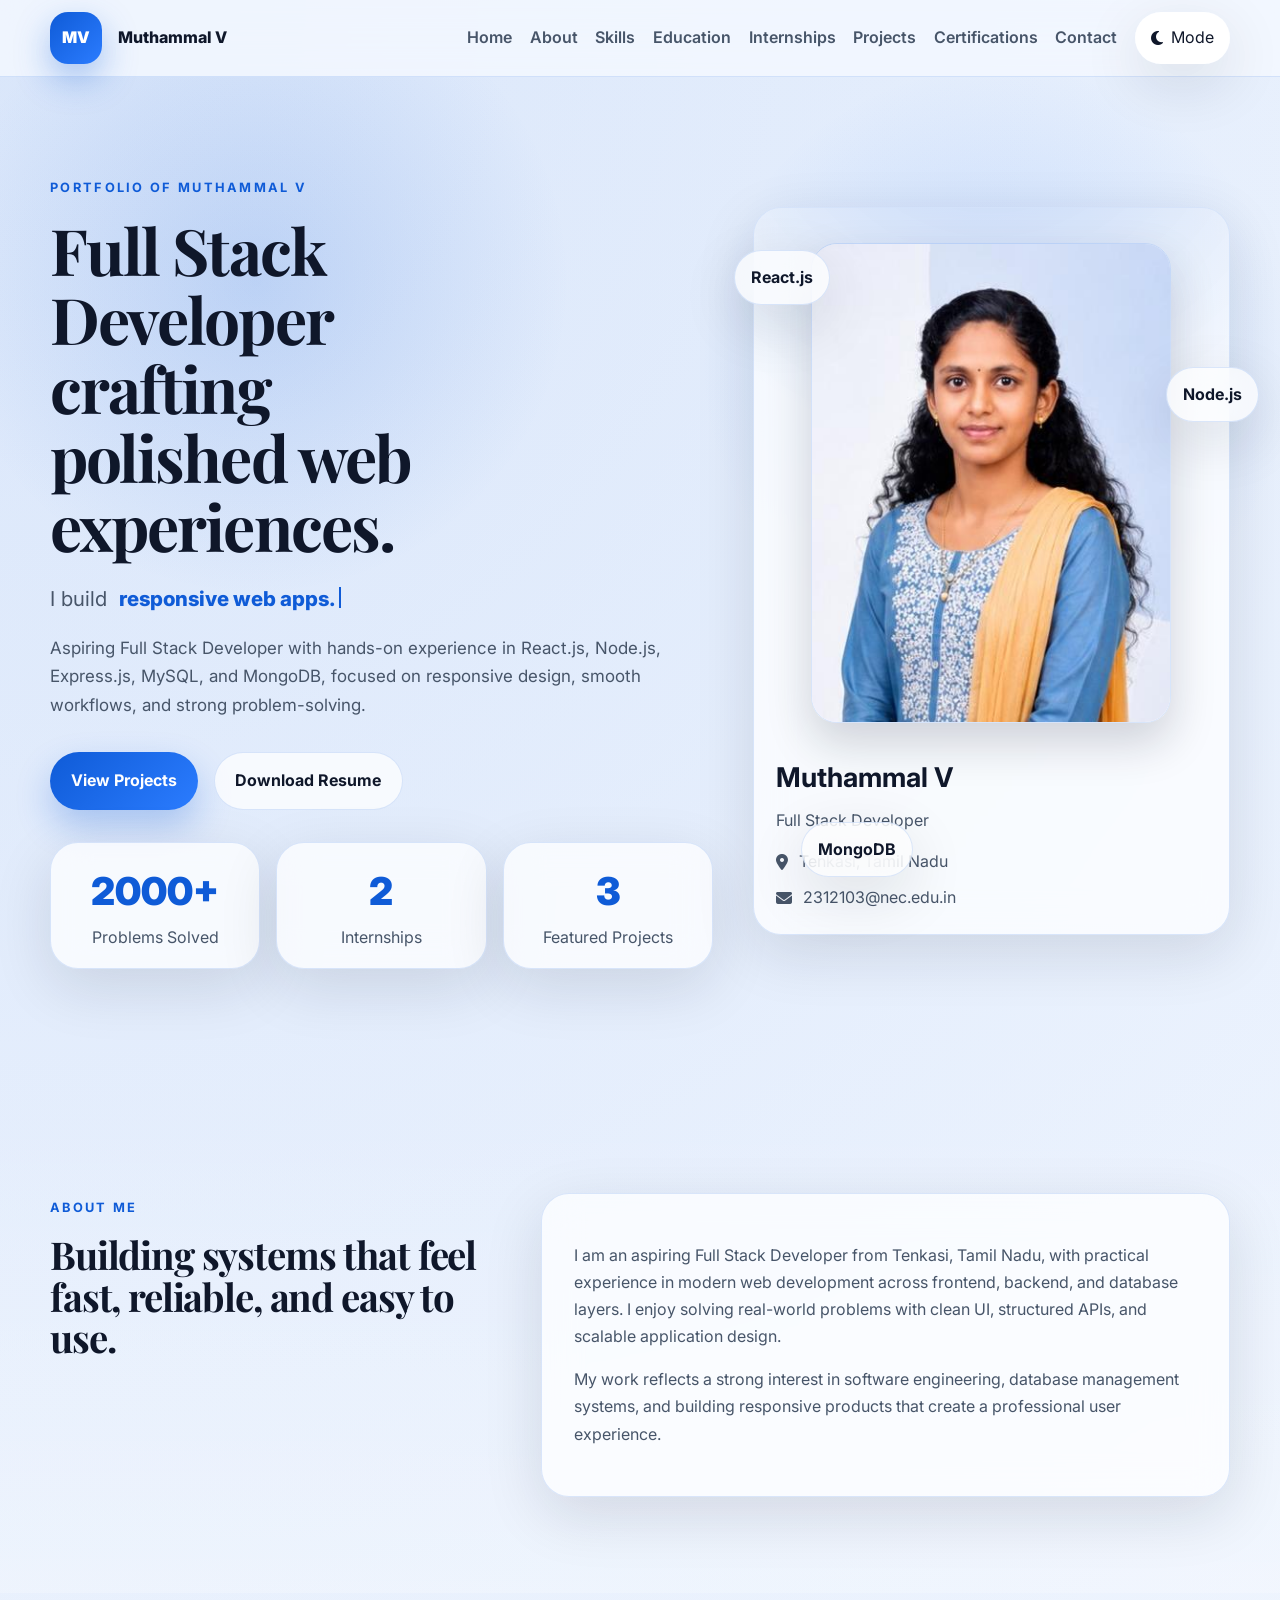
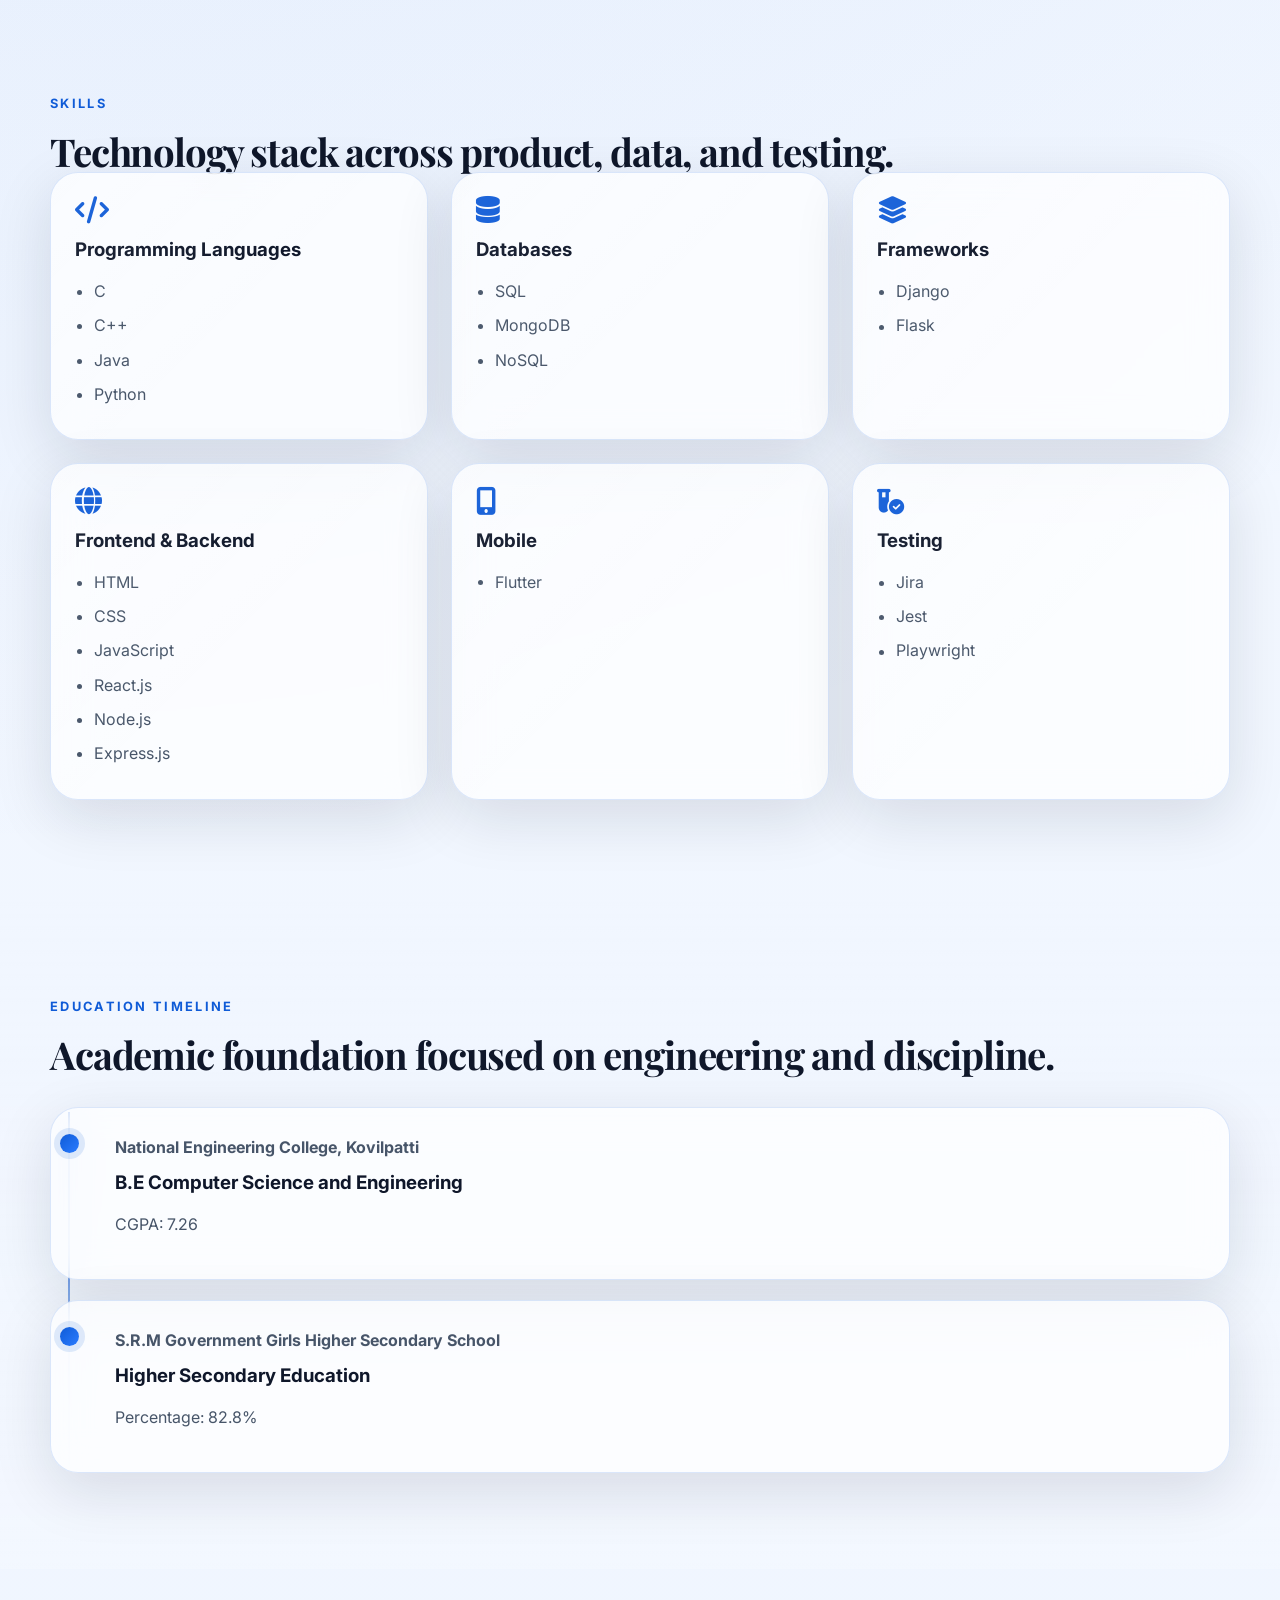
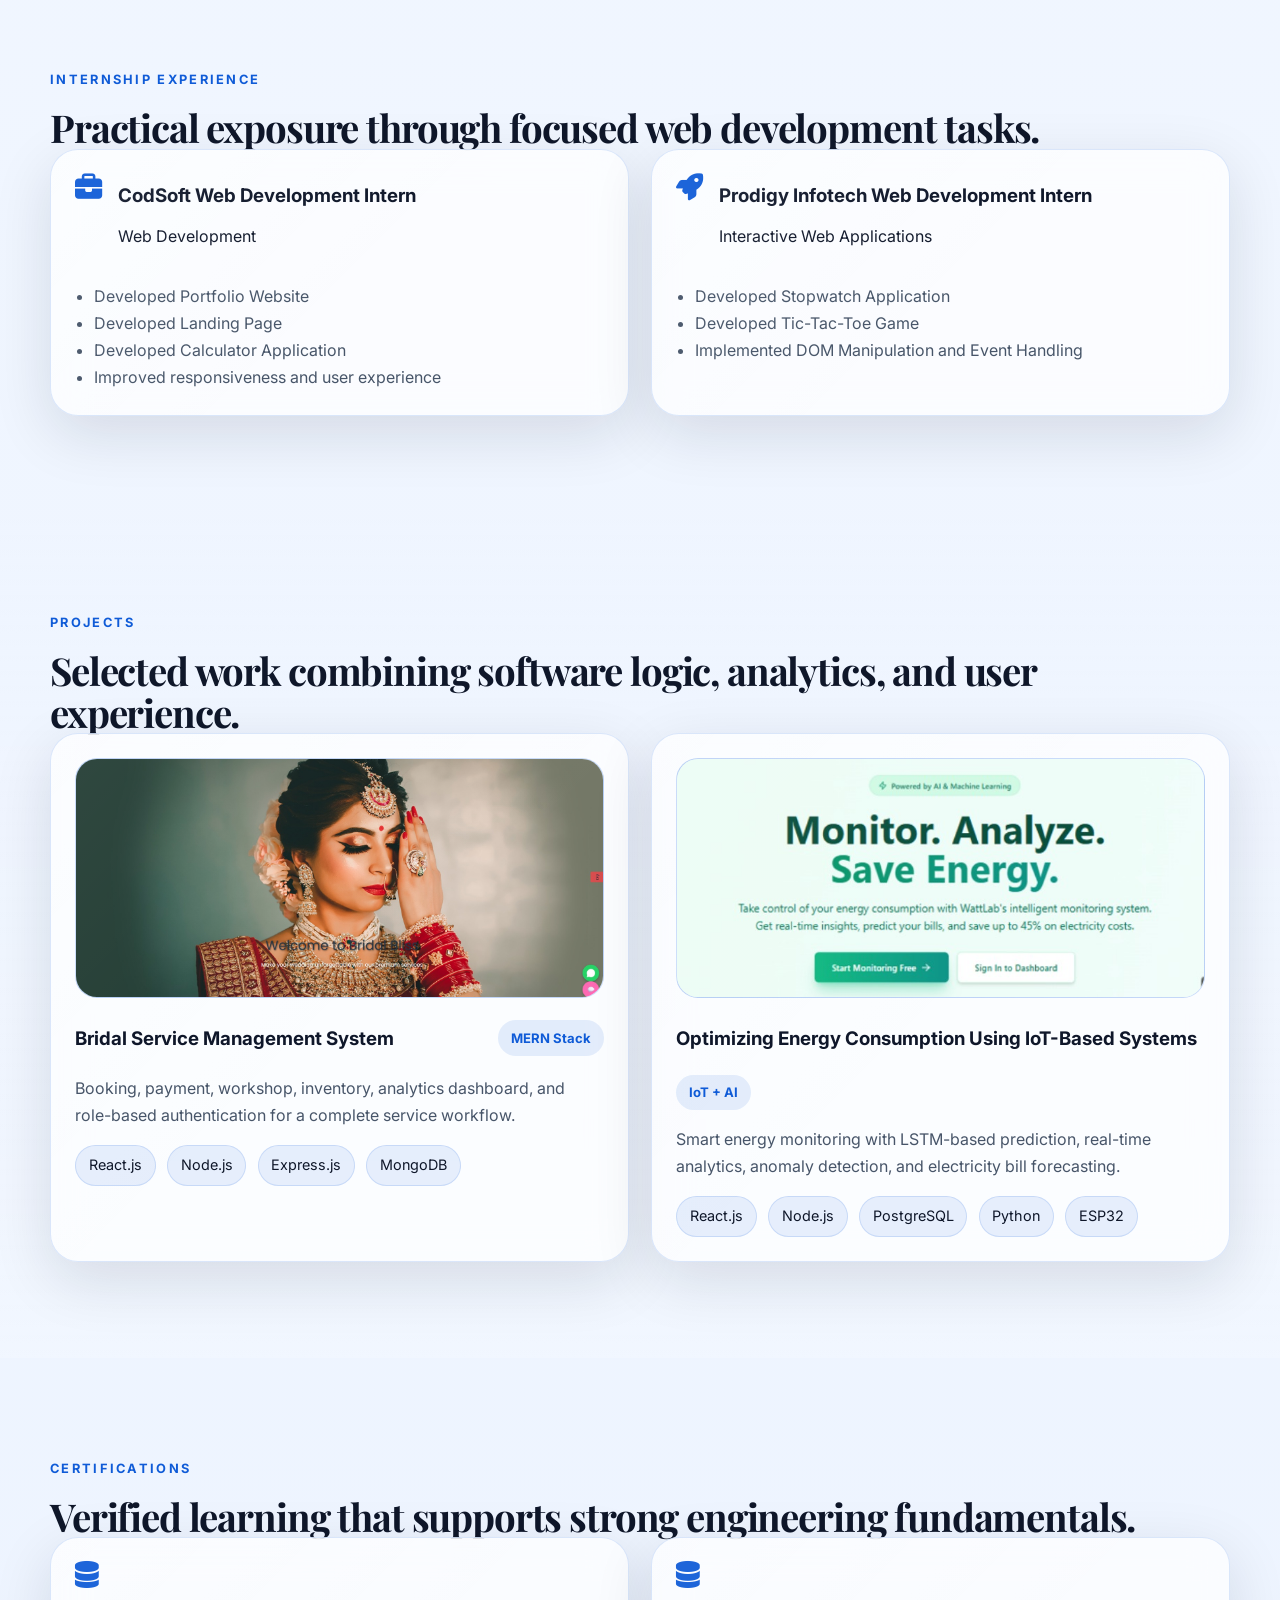
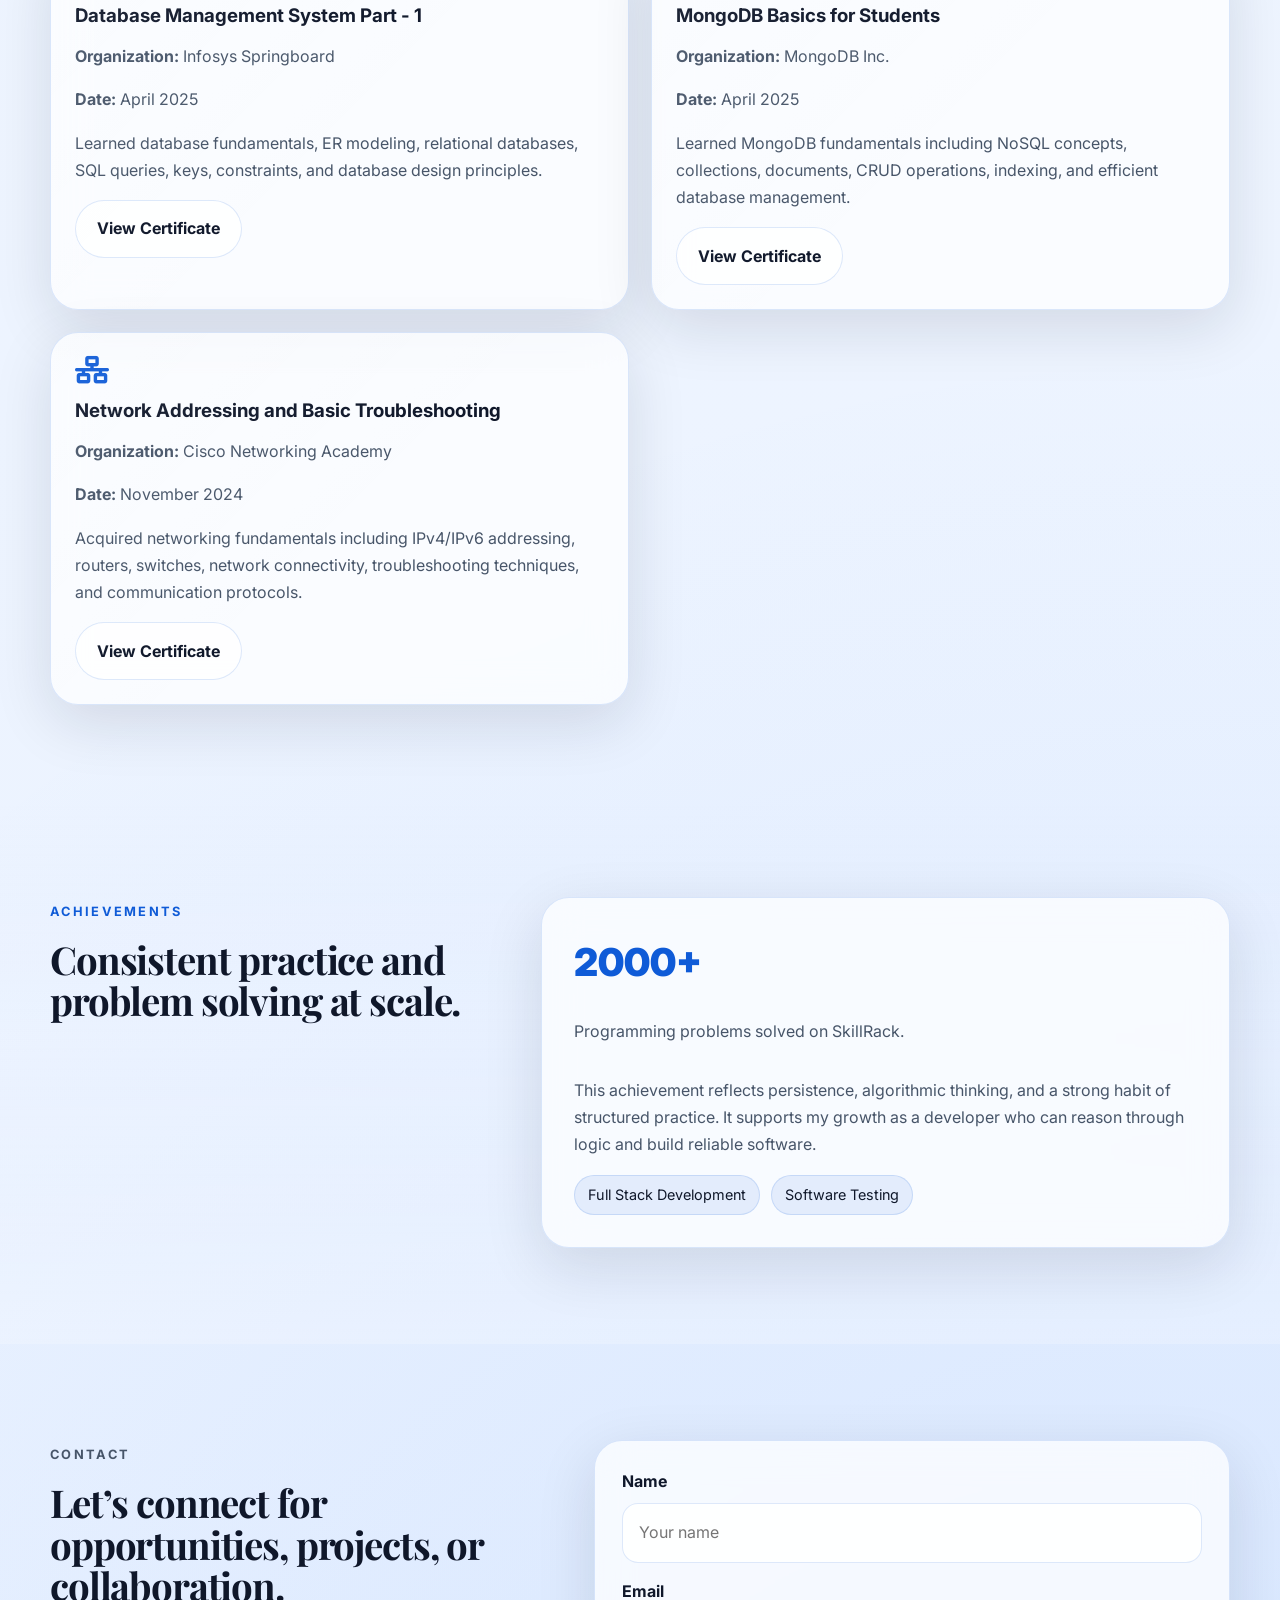
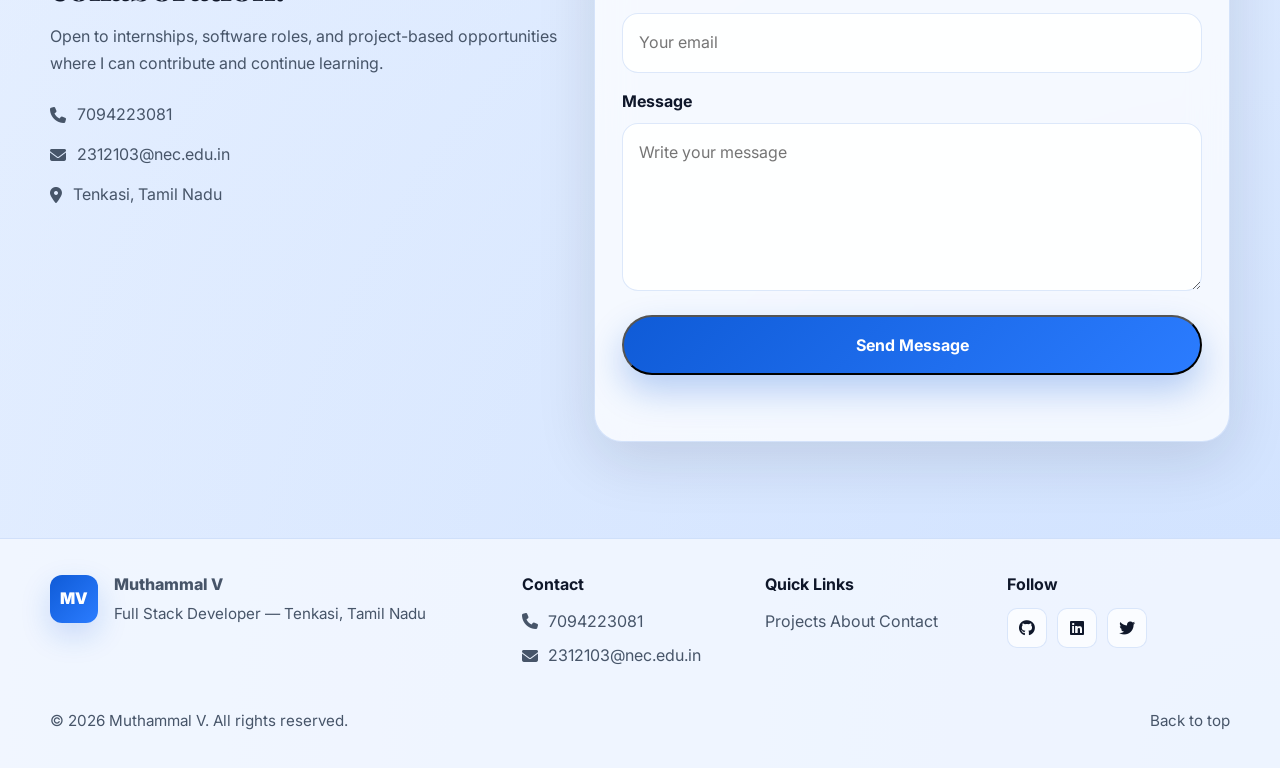
<file: index.html>
<!DOCTYPE html>
<html lang="en">
<head>
  <meta charset="UTF-8" />
  <meta name="viewport" content="width=device-width, initial-scale=1.0" />
  <meta name="description" content="Muthammal V - Full Stack Developer portfolio showcasing skills, education, internships, projects, certifications, and contact details." />
  <meta name="keywords" content="Muthammal V, Full Stack Developer, React, Node.js, Portfolio, Tenkasi, Tamil Nadu" />
  <meta name="author" content="Muthammal V" />
  <meta name="theme-color" content="#0f5bd7" />
  <meta property="og:title" content="Muthammal V | Full Stack Developer Portfolio" />
  <meta property="og:description" content="Modern, responsive personal portfolio for Muthammal V, Full Stack Developer." />
  <meta property="og:type" content="website" />
  <title>Muthammal V | Full Stack Developer</title>
  <link rel="icon" href="assets/icons/favicon.ico" />
  <link rel="preconnect" href="https://fonts.googleapis.com" />
  <link rel="preconnect" href="https://fonts.gstatic.com" crossorigin />
  <link href="https://fonts.googleapis.com/css2?family=Inter:wght@400;500;600;700;800;900&family=Playfair+Display:wght@600;700;800&display=swap" rel="stylesheet" />
  <link rel="stylesheet" href="https://cdnjs.cloudflare.com/ajax/libs/font-awesome/6.5.2/css/all.min.css" crossorigin="anonymous" referrerpolicy="no-referrer" />
  <link rel="stylesheet" href="assets/css/style.css" />
</head>
<body>
  <div class="loader" id="loader" aria-hidden="true">
    <div class="loader__ring"></div>
    <p>Loading portfolio</p>
  </div>

  <header class="header" id="top">
    <nav class="navbar container" aria-label="Primary">
      <a class="brand" href="#home" aria-label="Muthammal V home">MV</a>
      <span class="brand-label">Muthammal V</span>
      <button class="nav-toggle" id="navToggle" aria-label="Open navigation menu" aria-expanded="false" aria-controls="navMenu">
        <span></span>
        <span></span>
        <span></span>
      </button>
      <div class="nav-menu" id="navMenu">
        <a href="#home">Home</a>
        <a href="#about">About</a>
        <a href="#skills">Skills</a>
        <a href="#education">Education</a>
        <a href="#internships">Internships</a>
        <a href="#projects">Projects</a>
        <a href="#certifications">Certifications</a>
        <a href="#contact">Contact</a>
        <button class="theme-toggle" id="themeToggle" type="button" aria-label="Toggle dark mode">
          <i class="fa-solid fa-moon"></i>
          <span>Mode</span>
        </button>
      </div>
    </nav>
  </header>

  <main>
    <section class="hero section" id="home">
      <div class="hero__bg"></div>
      <div class="container hero__grid">
        <div class="hero__content reveal">
          <p class="eyebrow">Portfolio of Muthammal V</p>
          <h1>Full Stack Developer crafting polished web experiences.</h1>
          <p class="hero__typing-wrap">
            <span class="hero__static">I build</span>
            <span class="hero__typing" id="typingText" aria-live="polite"></span>
          </p>
          <p class="hero__summary">
            Aspiring Full Stack Developer with hands-on experience in React.js, Node.js, Express.js, MySQL, and MongoDB, focused on responsive design, smooth workflows, and strong problem-solving.
          </p>
          <div class="hero__actions">
            <a class="btn btn--primary" href="#projects">View Projects</a>
            <a class="btn btn--ghost" href="assets/resume/Muthammal%20V_Resume.pdf" download>Download Resume</a>
          </div>
          <div class="hero__stats">
            <div class="stat-card glass">
              <strong>2000+</strong>
              <span>Problems Solved</span>
            </div>
            <div class="stat-card glass">
              <strong>2</strong>
              <span>Internships</span>
            </div>
            <div class="stat-card glass">
              <strong>3</strong>
              <span>Featured Projects</span>
            </div>
          </div>
        </div>
        <div class="hero__visual reveal">
          <div class="profile-card glass">
            <div class="profile-card__image-wrap">
              <img src="assets/images/profile.jpeg" alt="Muthammal V portrait" class="profile-card__image" onerror="this.style.display='none';this.nextElementSibling.style.display='grid';" />
              <div class="profile-card__fallback" aria-hidden="true">
                <span>MV</span>
              </div>
            </div>
            <div class="profile-card__info">
              <h2>Muthammal V</h2>
              <p>Full Stack Developer</p>
              <div class="profile-card__meta">
                <span><i class="fa-solid fa-location-dot"></i> Tenkasi, Tamil Nadu</span>
                <span><i class="fa-solid fa-envelope"></i> 2312103@nec.edu.in</span>
              </div>
            </div>
          </div>
          <div class="floating-chip floating-chip--one glass">React.js</div>
          <div class="floating-chip floating-chip--two glass">Node.js</div>
          <div class="floating-chip floating-chip--three glass">MongoDB</div>
        </div>
      </div>
    </section>

    <section class="section section--alt" id="about">
      <div class="container grid-two reveal">
        <div>
          <p class="section-label">About Me</p>
          <h2>Building systems that feel fast, reliable, and easy to use.</h2>
        </div>
        <div class="glass card card--spacious">
          <p>
            I am an aspiring Full Stack Developer from Tenkasi, Tamil Nadu, with practical experience in modern web development across frontend, backend, and database layers. I enjoy solving real-world problems with clean UI, structured APIs, and scalable application design.
          </p>
          <p>
            My work reflects a strong interest in software engineering, database management systems, and building responsive products that create a professional user experience.
          </p>
        </div>
      </div>
    </section>

    <section class="section" id="skills">
      <div class="container">
        <div class="section-heading reveal">
          <p class="section-label">Skills</p>
          <h2>Technology stack across product, data, and testing.</h2>
        </div>
        <div class="skills-grid">
          <article class="skill-card glass reveal">
            <i class="fa-solid fa-code"></i>
            <h3>Programming Languages</h3>
            <ul>
              <li>C</li>
              <li>C++</li>
              <li>Java</li>
              <li>Python</li>
            </ul>
          </article>
          <article class="skill-card glass reveal">
            <i class="fa-solid fa-database"></i>
            <h3>Databases</h3>
            <ul>
              <li>SQL</li>
              <li>MongoDB</li>
              <li>NoSQL</li>
            </ul>
          </article>
          <article class="skill-card glass reveal">
            <i class="fa-solid fa-layer-group"></i>
            <h3>Frameworks</h3>
            <ul>
              <li>Django</li>
              <li>Flask</li>
            </ul>
          </article>
          <article class="skill-card glass reveal">
            <i class="fa-solid fa-globe"></i>
            <h3>Frontend & Backend</h3>
            <ul>
              <li>HTML</li>
              <li>CSS</li>
              <li>JavaScript</li>
              <li>React.js</li>
              <li>Node.js</li>
              <li>Express.js</li>
            </ul>
          </article>
          <article class="skill-card glass reveal">
            <i class="fa-solid fa-mobile-screen-button"></i>
            <h3>Mobile</h3>
            <ul>
              <li>Flutter</li>
            </ul>
          </article>
          <article class="skill-card glass reveal">
            <i class="fa-solid fa-vial-circle-check"></i>
            <h3>Testing</h3>
            <ul>
              <li>Jira</li>
              <li>Jest</li>
              <li>Playwright</li>
            </ul>
          </article>
        </div>
      </div>
    </section>

    <section class="section section--alt" id="education">
      <div class="container">
        <div class="section-heading reveal">
          <p class="section-label">Education Timeline</p>
          <h2>Academic foundation focused on engineering and discipline.</h2>
        </div>
        <div class="timeline">
          <article class="timeline-item glass reveal">
            <span class="timeline-item__dot"></span>
            <div>
              <p class="timeline-item__institution">National Engineering College, Kovilpatti</p>
              <h3>B.E Computer Science and Engineering</h3>
              <p>CGPA: 7.26</p>
            </div>
          </article>
          <article class="timeline-item glass reveal">
            <span class="timeline-item__dot"></span>
            <div>
              <p class="timeline-item__institution">S.R.M Government Girls Higher Secondary School</p>
              <h3>Higher Secondary Education</h3>
              <p>Percentage: 82.8%</p>
            </div>
          </article>
        </div>
      </div>
    </section>

    <section class="section" id="internships">
      <div class="container">
        <div class="section-heading reveal">
          <p class="section-label">Internship Experience</p>
          <h2>Practical exposure through focused web development tasks.</h2>
        </div>
        <div class="experience-grid">
          <article class="experience-card glass reveal">
            <div class="experience-card__header">
              <i class="fa-solid fa-briefcase"></i>
              <div>
                <h3>CodSoft Web Development Intern</h3>
                <p>Web Development</p>
              </div>
            </div>
            <ul>
              <li>Developed Portfolio Website</li>
              <li>Developed Landing Page</li>
              <li>Developed Calculator Application</li>
              <li>Improved responsiveness and user experience</li>
            </ul>
          </article>
          <article class="experience-card glass reveal">
            <div class="experience-card__header">
              <i class="fa-solid fa-rocket"></i>
              <div>
                <h3>Prodigy Infotech Web Development Intern</h3>
                <p>Interactive Web Applications</p>
              </div>
            </div>
            <ul>
              <li>Developed Stopwatch Application</li>
              <li>Developed Tic-Tac-Toe Game</li>
              <li>Implemented DOM Manipulation and Event Handling</li>
            </ul>
          </article>
        </div>
      </div>
    </section>

    <section class="section section--alt" id="projects">
      <div class="container">
        <div class="section-heading reveal">
          <p class="section-label">Projects</p>
          <h2>Selected work combining software logic, analytics, and user experience.</h2>
        </div>
        <div class="project-grid">
          <article class="project-card glass reveal">
            <div class="project-card__image project-card__image--bridal" role="img" aria-label="Bridal Service Management System preview">
              <img src="assets/images/bridal_image.jpg" alt="Bridal Service Management System preview" onerror="this.style.display='none';" />
            </div>
            <div class="project-card__body">
              <div class="project-card__title-row">
                <h3>Bridal Service Management System</h3>
                <span class="project-card__badge">MERN Stack</span>
              </div>
              <p>Booking, payment, workshop, inventory, analytics dashboard, and role-based authentication for a complete service workflow.</p>
              <div class="tech-tags">
                <span>React.js</span>
                <span>Node.js</span>
                <span>Express.js</span>
                <span>MongoDB</span>
              </div>
            </div>
          </article>
          <article class="project-card glass reveal">
            <div class="project-card__image project-card__image--iot" role="img" aria-label="Optimizing Energy Consumption Using IoT-Based Systems preview">
              <img src="assets/images/iot_image.jpg" alt="Optimizing Energy Consumption Using IoT-Based Systems preview" onerror="this.style.display='none';" />
            </div>
            <div class="project-card__body">
              <div class="project-card__title-row">
                <h3>Optimizing Energy Consumption Using IoT-Based Systems</h3>
                <span class="project-card__badge">IoT + AI</span>
              </div>
              <p>Smart energy monitoring with LSTM-based prediction, real-time analytics, anomaly detection, and electricity bill forecasting.</p>
              <div class="tech-tags">
                <span>React.js</span>
                <span>Node.js</span>
                <span>PostgreSQL</span>
                <span>Python</span>
                <span>ESP32</span>
              </div>
            </div>
          </article>
        </div>
      </div>
    </section>

    <section class="section" id="certifications">
      <div class="container">
        <div class="section-heading reveal">
          <p class="section-label">Certifications</p>
          <h2>Verified learning that supports strong engineering fundamentals.</h2>
        </div>
        <div class="certificate-grid">
          <article class="certificate-card glass reveal">
            <i class="fa-solid fa-database"></i>
            <h3>Database Management System Part - 1</h3>
            <p><strong>Organization:</strong> Infosys Springboard</p>
            <p><strong>Date:</strong> April 2025</p>
            <p>Learned database fundamentals, ER modeling, relational databases, SQL queries, keys, constraints, and database design principles.</p>
            <a class="btn btn--ghost" href="https://drive.google.com/file/d/1iKpz0NDDR6M5FMY0HGXB1CJIhUoU9jsP/view?usp=drivesdk" target="_blank" rel="noopener noreferrer">View Certificate</a>
          </article>
          <article class="certificate-card glass reveal">
            <i class="fa-solid fa-database"></i>
            <h3>MongoDB Basics for Students</h3>
            <p><strong>Organization:</strong> MongoDB Inc.</p>
            <p><strong>Date:</strong> April 2025</p>
            <p>Learned MongoDB fundamentals including NoSQL concepts, collections, documents, CRUD operations, indexing, and efficient database management.</p>
            <a class="btn btn--ghost" href="https://drive.google.com/file/d/1-IiamSVcvZBfVF_lYHLlgBBhvq0zOZql/view?usp=drivesdk" target="_blank" rel="noopener noreferrer">View Certificate</a>
          </article>
          <article class="certificate-card glass reveal">
            <i class="fa-solid fa-network-wired"></i>
            <h3>Network Addressing and Basic Troubleshooting</h3>
            <p><strong>Organization:</strong> Cisco Networking Academy</p>
            <p><strong>Date:</strong> November 2024</p>
            <p>Acquired networking fundamentals including IPv4/IPv6 addressing, routers, switches, network connectivity, troubleshooting techniques, and communication protocols.</p>
            <a class="btn btn--ghost" href="https://drive.google.com/file/d/1_69LpM8geegsDNtE8Wv_SQqwxJnGQRUg/view?usp=drivesdk" target="_blank" rel="noopener noreferrer">View Certificate</a>
          </article>
        </div>
      </div>
    </section>

    <section class="section section--alt" id="achievements">
      <div class="container grid-two reveal">
        <div>
          <p class="section-label">Achievements</p>
          <h2>Consistent practice and problem solving at scale.</h2>
        </div>
        <div class="glass card card--spacious">
          <div class="achievement-highlight">
            <span>2000+</span>
            <p>Programming problems solved on SkillRack.</p>
          </div>
          <p>
            This achievement reflects persistence, algorithmic thinking, and a strong habit of structured practice. It supports my growth as a developer who can reason through logic and build reliable software.
          </p>
          <div class="interest-list">
            <span>Full Stack Development</span>
            <span>Software Testing</span>
          </div>
        </div>
      </div>
    </section>

    <section class="section" id="contact">
      <div class="container contact-layout">
        <div class="contact-copy reveal">
          <p class="section-label">Contact</p>
          <h2>Let’s connect for opportunities, projects, or collaboration.</h2>
          <p>Open to internships, software roles, and project-based opportunities where I can contribute and continue learning.</p>
          <div class="contact-links">
            <a href="tel:7094223081"><i class="fa-solid fa-phone"></i> 7094223081</a>
            <a href="mailto:2312103@nec.edu.in"><i class="fa-solid fa-envelope"></i> 2312103@nec.edu.in</a>
            <span><i class="fa-solid fa-location-dot"></i> Tenkasi, Tamil Nadu</span>
          </div>
        </div>
        <form class="contact-form glass reveal" id="contactForm" novalidate>
          <div class="form-row">
            <label for="name">Name</label>
            <input id="name" name="name" type="text" placeholder="Your name" />
          </div>
          <div class="form-row">
            <label for="email">Email</label>
            <input id="email" name="email" type="email" placeholder="Your email" />
          </div>
          <div class="form-row">
            <label for="message">Message</label>
            <textarea id="message" name="message" rows="5" placeholder="Write your message"></textarea>
          </div>
          <button class="btn btn--primary btn--full" type="submit">Send Message</button>
          <p class="form-feedback" id="formFeedback" role="status" aria-live="polite"></p>
        </form>
      </div>
    </section>
  </main>

  <footer class="footer" role="contentinfo">
    <div class="container footer__inner">
      <div class="footer__brand">
        <a class="brand footer__logo" href="#home" aria-label="Muthammal V home">MV</a>
        <div class="footer__brand-info">
          <p class="footer__title">Muthammal V</p>
          <p class="footer__tag">Full Stack Developer — Tenkasi, Tamil Nadu</p>
        </div>
      </div>

      <div class="footer__cols">
        <div class="footer__col">
          <h4>Contact</h4>
          <a href="tel:7094223081"><i class="fa-solid fa-phone"></i> 7094223081</a>
          <a href="mailto:2312103@nec.edu.in"><i class="fa-solid fa-envelope"></i> 2312103@nec.edu.in</a>
        </div>

        <div class="footer__col">
          <h4>Quick Links</h4>
          <a href="#projects">Projects</a>
          <a href="#about">About</a>
          <a href="#contact">Contact</a>
        </div>

        <div class="footer__col">
          <h4>Follow</h4>
          <div class="social">
            <a href="https://github.com/muthu-13" aria-label="GitHub" target="_blank" rel="noopener noreferrer"><i class="fa-brands fa-github"></i></a>
            <a href="https://www.linkedin.com/in/muthammal-v-6ab6b0349" aria-label="LinkedIn" target="_blank" rel="noopener noreferrer"><i class="fa-brands fa-linkedin"></i></a>
            <a href="#" aria-label="Twitter" target="_blank" rel="noopener noreferrer"><i class="fa-brands fa-twitter"></i></a>
          </div>
        </div>
      </div>
    </div>

    <div class="container footer__meta">
      <p>© <span id="year"></span> Muthammal V. All rights reserved.</p>
      <a href="#home">Back to top</a>
    </div>
  </footer>

  <button class="back-to-top" id="backToTop" aria-label="Back to top">
    <i class="fa-solid fa-arrow-up"></i>
  </button>

  <script src="assets/js/script.js"></script>
</body>
</html>
</file>
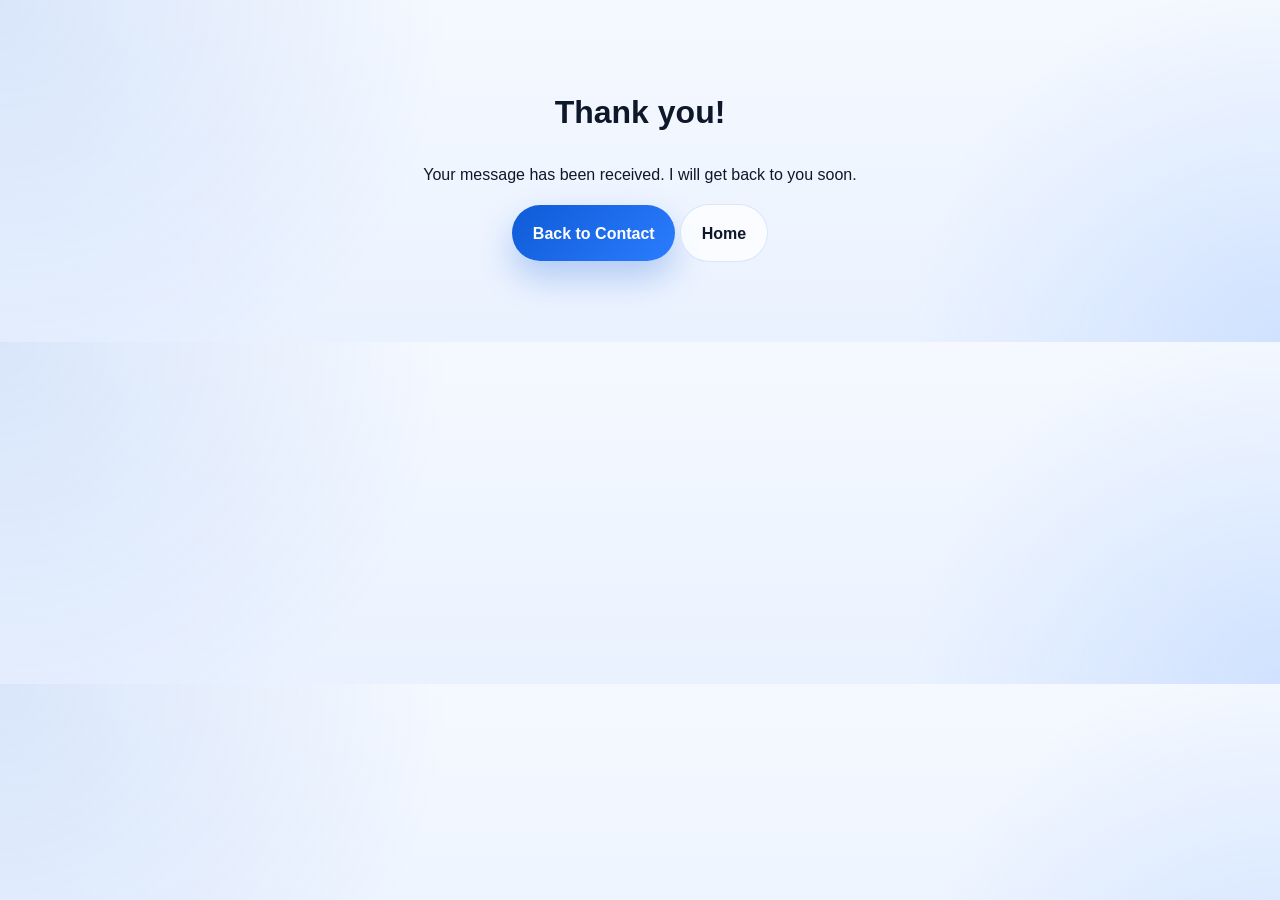
<file: thank-you.html>
<!DOCTYPE html>
<html lang="en">
<head>
  <meta charset="utf-8" />
  <meta name="viewport" content="width=device-width,initial-scale=1" />
  <title>Thank you — Message received</title>
  <link rel="stylesheet" href="assets/css/style.css" />
</head>
<body>
  <main class="container" style="padding:4rem 1rem;text-align:center;">
    <h1>Thank you!</h1>
    <p>Your message has been received. I will get back to you soon.</p>
    <p>
      <a class="btn btn--primary" href="index.html#contact">Back to Contact</a>
      <a class="btn btn--ghost" href="index.html">Home</a>
    </p>
  </main>
</body>
</html>
</file>
<file: assets/css/style.css>
:root {
  --bg: #f5f9ff;
  --bg-alt: #eaf2ff;
  --surface: rgba(255, 255, 255, 0.72);
  --surface-strong: rgba(255, 255, 255, 0.9);
  --text: #0f172a;
  --muted: #475569;
  --primary: #0f5bd7;
  --primary-dark: #0b43a1;
  --secondary: #2b7cff;
  --border: rgba(15, 91, 215, 0.14);
  --shadow: 0 18px 60px rgba(15, 23, 42, 0.12);
  --radius-xl: 28px;
  --radius-lg: 22px;
  --radius-md: 18px;
  --container: 1180px;
}

[data-theme="dark"] {
  --bg: #07111f;
  --bg-alt: #0b1730;
  --surface: rgba(10, 18, 35, 0.7);
  --surface-strong: rgba(12, 23, 44, 0.92);
  --text: #e5eefc;
  --muted: #a8bbd7;
  --primary: #69a8ff;
  --primary-dark: #3f85f0;
  --secondary: #8fc1ff;
  --border: rgba(137, 183, 255, 0.14);
  --shadow: 0 18px 60px rgba(0, 0, 0, 0.35);
}

* {
  box-sizing: border-box;
}

html {
  scroll-behavior: smooth;
}

body {
  margin: 0;
  font-family: 'Inter', sans-serif;
  background:
    radial-gradient(circle at top left, rgba(15, 91, 215, 0.12), transparent 34%),
    radial-gradient(circle at bottom right, rgba(43, 124, 255, 0.14), transparent 28%),
    linear-gradient(180deg, var(--bg) 0%, var(--bg-alt) 100%);
  color: var(--text);
  line-height: 1.7;
  overflow-x: hidden;
}

img {
  max-width: 100%;
  display: block;
}

a {
  color: inherit;
  text-decoration: none;
}

button,
input,
textarea {
  font: inherit;
}

.container {
  width: min(100% - 2rem, var(--container));
  margin: 0 auto;
}

.section {
  padding: 6rem 0;
  position: relative;
}

.section--alt {
  background: linear-gradient(180deg, transparent 0%, rgba(255, 255, 255, 0.22) 100%);
}

[data-theme="dark"] .section--alt {
  background: linear-gradient(180deg, transparent 0%, rgba(255, 255, 255, 0.04) 100%);
}

.section-label,
.eyebrow {
  display: inline-flex;
  align-items: center;
  gap: 0.5rem;
  text-transform: uppercase;
  letter-spacing: 0.18em;
  font-size: 0.8rem;
  font-weight: 700;
  color: var(--primary);
  margin: 0 0 1rem;
}

.section-heading h2,
.grid-two h2,
.contact-copy h2,
.hero h1 {
  font-family: 'Playfair Display', serif;
  letter-spacing: -0.03em;
  line-height: 1.08;
  margin: 0;
}

.section-heading h2,
.grid-two h2,
.contact-copy h2 {
  font-size: clamp(2rem, 3vw, 3.2rem);
}

.hero h1 {
  font-size: clamp(3rem, 5vw, 5.6rem);
  max-width: 10ch;
}

.glass {
  background: var(--surface);
  border: 1px solid var(--border);
  backdrop-filter: blur(18px);
  box-shadow: var(--shadow);
}

.header {
  position: sticky;
  top: 0;
  z-index: 1000;
  background: color-mix(in srgb, var(--bg) 78%, transparent);
  backdrop-filter: blur(18px);
  border-bottom: 1px solid var(--border);
}

.navbar {
  display: flex;
  align-items: center;
  justify-content: flex-start;
  min-height: 76px;
  gap: 1rem;
}

.brand {
  width: 52px;
  height: 52px;
  border-radius: 18px;
  display: grid;
  place-items: center;
  font-weight: 900;
  color: #fff;
  background: linear-gradient(135deg, var(--primary), var(--secondary));
  box-shadow: 0 14px 35px rgba(15, 91, 215, 0.35);
}

.nav-menu {
  display: flex;
  align-items: center;
  gap: 1.1rem;
  margin-left: auto;
}

.brand-label {
  font-weight: 800;
  color: var(--text);
  white-space: nowrap;
}

.nav-menu a {
  font-weight: 600;
  color: var(--muted);
  position: relative;
}

.nav-menu a::after {
  content: '';
  position: absolute;
  left: 0;
  bottom: -0.35rem;
  width: 100%;
  height: 2px;
  transform: scaleX(0);
  transform-origin: left;
  background: linear-gradient(90deg, var(--primary), var(--secondary));
  transition: transform 0.25s ease;
}

.nav-menu a:hover::after,
.nav-menu a:focus-visible::after {
  transform: scaleX(1);
}

.theme-toggle,
.nav-toggle,
.back-to-top {
  border: 0;
  cursor: pointer;
}

.theme-toggle {
  display: inline-flex;
  align-items: center;
  gap: 0.5rem;
  padding: 0.8rem 1rem;
  border-radius: 999px;
  background: var(--surface-strong);
  color: var(--text);
  box-shadow: var(--shadow);
}

.nav-toggle {
  display: none;
  flex-direction: column;
  gap: 0.35rem;
  background: transparent;
  padding: 0.25rem;
}

.nav-toggle span {
  width: 26px;
  height: 2px;
  background: var(--text);
  border-radius: 999px;
  transition: 0.3s ease;
}

.hero {
  padding-top: 4rem;
  overflow: hidden;
}

.hero__bg {
  position: absolute;
  inset: 0;
  background:
    radial-gradient(circle at 20% 20%, rgba(15, 91, 215, 0.16), transparent 24%),
    radial-gradient(circle at 78% 28%, rgba(43, 124, 255, 0.18), transparent 24%);
  pointer-events: none;
}

.hero__grid {
  position: relative;
  display: grid;
  grid-template-columns: 1.25fr 0.9fr;
  gap: 2.5rem;
  align-items: center;
}

.hero__content {
  padding: 2rem 0;
}

.hero__typing-wrap {
  display: flex;
  align-items: baseline;
  gap: 0.75rem;
  flex-wrap: wrap;
  color: var(--muted);
  font-size: clamp(1.1rem, 1.6vw, 1.4rem);
  margin: 1.35rem 0 1rem;
}

.hero__typing {
  color: var(--primary);
  font-weight: 800;
  position: relative;
}

.hero__typing::after {
  content: '';
  display: inline-block;
  width: 2px;
  height: 1em;
  margin-left: 0.2rem;
  background: currentColor;
  vertical-align: -0.1em;
  animation: blink 1s steps(2, start) infinite;
}

.hero__summary {
  max-width: 62ch;
  color: var(--muted);
  font-size: 1.06rem;
}

.hero__actions {
  display: flex;
  flex-wrap: wrap;
  gap: 1rem;
  margin: 2rem 0;
}

.btn {
  display: inline-flex;
  align-items: center;
  justify-content: center;
  gap: 0.55rem;
  min-height: 50px;
  padding: 0.9rem 1.3rem;
  border-radius: 999px;
  font-weight: 700;
  transition: transform 0.25s ease, box-shadow 0.25s ease, background 0.25s ease;
}

.btn:hover,
.btn:focus-visible {
  transform: translateY(-2px);
}

.btn--primary {
  color: #fff;
  background: linear-gradient(135deg, var(--primary), var(--secondary));
  box-shadow: 0 16px 35px rgba(15, 91, 215, 0.28);
}

.btn--ghost {
  color: var(--text);
  border: 1px solid var(--border);
  background: var(--surface);
}

.btn--full {
  width: 100%;
}

.hero__stats {
  display: grid;
  grid-template-columns: repeat(3, minmax(0, 1fr));
  gap: 1rem;
}

.stat-card,
.profile-card,
.skill-card,
.timeline-item,
.experience-card,
.project-card,
.certificate-card,
.card,
.contact-form {
  border-radius: var(--radius-xl);
}

.stat-card {
  padding: 1rem;
  text-align: center;
}

.stat-card strong,
.achievement-highlight span {
  display: block;
  font-size: clamp(1.7rem, 3vw, 2.6rem);
  font-weight: 900;
  color: var(--primary);
}

.stat-card span,
.certificate-card p,
.project-card p,
.experience-card li,
.card p,
.contact-copy p,
.form-feedback,
.timeline-item p,
.skill-card li {
  color: var(--muted);
}

.hero__visual {
  position: relative;
  min-height: 620px;
}

.profile-card {
  position: relative;
  padding: 1.2rem;
  overflow: hidden;
  min-height: 100%;
  display: flex;
  flex-direction: column;
  justify-content: flex-end;
  isolation: isolate;
}

.profile-card::before {
  content: '';
  position: absolute;
  inset: -20% -10% auto;
  height: 70%;
  background: radial-gradient(circle at top, rgba(15, 91, 215, 0.24), transparent 68%);
  z-index: -1;
}

.profile-card__image-wrap {
  flex: 1;
  display: grid;
  place-items: center;
  padding: 1rem 0 1.5rem;
}

.profile-card__image {
  width: min(100%, 360px);
  aspect-ratio: 3 / 4;
  object-fit: cover;
  border-radius: 26px;
  border: 1px solid var(--border);
  box-shadow: 0 20px 45px rgba(15, 23, 42, 0.18);
}

.profile-card__fallback {
  display: none;
  width: min(100%, 360px);
  aspect-ratio: 3 / 4;
  border-radius: 26px;
  place-items: center;
  background: linear-gradient(135deg, rgba(15, 91, 215, 0.95), rgba(43, 124, 255, 0.65));
  color: #fff;
  font-size: 5rem;
  font-weight: 900;
  letter-spacing: -0.06em;
}

.profile-card__info {
  padding: 0.5rem 0.2rem 0.2rem;
}

.profile-card__info h2 {
  margin: 0;
  font-size: 1.7rem;
}

.profile-card__info p {
  margin: 0.35rem 0 0.9rem;
  color: var(--muted);
}

.profile-card__meta {
  display: grid;
  gap: 0.55rem;
  color: var(--muted);
}

.profile-card__meta span {
  display: inline-flex;
  align-items: center;
  gap: 0.65rem;
}

.floating-chip {
  position: absolute;
  padding: 0.8rem 1rem;
  border-radius: 999px;
  font-weight: 700;
  animation: float 5s ease-in-out infinite;
}

.floating-chip--one {
  top: 6%;
  left: -4%;
}

.floating-chip--two {
  top: 22%;
  right: -6%;
  animation-delay: 0.8s;
}

.floating-chip--three {
  bottom: 8%;
  left: 10%;
  animation-delay: 1.6s;
}

.grid-two {
  display: grid;
  grid-template-columns: 0.8fr 1.2fr;
  gap: 2rem;
  align-items: start;
}

.card--spacious {
  padding: 2rem;
}

.skills-grid,
.experience-grid,
.project-grid,
.certificate-grid {
  display: grid;
  gap: 1.4rem;
}

.skills-grid {
  grid-template-columns: repeat(3, minmax(0, 1fr));
}

.skill-card,
.certificate-card {
  padding: 1.5rem;
  position: relative;
  overflow: hidden;
}

.skill-card::before,
.certificate-card::before,
.experience-card::before,
.project-card::before {
  content: '';
  position: absolute;
  inset: 0;
  background: linear-gradient(135deg, rgba(255, 255, 255, 0.07), transparent 55%);
  pointer-events: none;
}

.skill-card i,
.certificate-card i,
.experience-card__header i {
  font-size: 1.7rem;
  color: var(--primary);
}

.skill-card h3,
.experience-card h3,
.project-card h3,
.certificate-card h3,
.timeline-item h3 {
  margin: 0.7rem 0 0.5rem;
  line-height: 1.2;
}

.skill-card ul,
.experience-card ul {
  margin: 1rem 0 0;
  padding-left: 1.2rem;
}

.skill-card li {
  margin-bottom: 0.45rem;
}

.timeline {
  position: relative;
  display: grid;
  gap: 1.25rem;
  margin-top: 2rem;
}

.timeline::before {
  content: '';
  position: absolute;
  left: 1.15rem;
  top: 0.3rem;
  bottom: 0.3rem;
  width: 2px;
  background: linear-gradient(180deg, var(--primary), transparent);
}

.timeline-item {
  position: relative;
  padding: 1.6rem 1.6rem 1.6rem 4rem;
}

.timeline-item__dot {
  position: absolute;
  left: 0.55rem;
  top: 1.6rem;
  width: 1.2rem;
  height: 1.2rem;
  border-radius: 50%;
  background: linear-gradient(135deg, var(--primary), var(--secondary));
  box-shadow: 0 0 0 6px rgba(15, 91, 215, 0.12);
}

.timeline-item__institution {
  margin: 0;
  font-weight: 700;
  color: var(--primary);
}

.experience-grid,
.certificate-grid {
  grid-template-columns: repeat(2, minmax(0, 1fr));
}

.experience-card,
.project-card {
  padding: 1.5rem;
  overflow: hidden;
}

.experience-card__header {
  display: flex;
  gap: 1rem;
  align-items: flex-start;
}

.project-grid {
  grid-template-columns: repeat(2, minmax(0, 1fr));
}

.project-card__image {
  height: 240px;
  border-radius: 22px;
  overflow: hidden;
  border: 1px solid var(--border);
  margin-bottom: 1.2rem;
  background: linear-gradient(135deg, rgba(15, 91, 215, 0.18), rgba(43, 124, 255, 0.08));
}

.project-card__image img {
  width: 100%;
  height: 100%;
  object-fit: cover;
}

.project-card__body {
  position: relative;
  z-index: 1;
}

.project-card__title-row {
  display: flex;
  align-items: center;
  justify-content: space-between;
  gap: 1rem;
  flex-wrap: wrap;
}

.project-card__badge {
  padding: 0.4rem 0.8rem;
  border-radius: 999px;
  background: rgba(15, 91, 215, 0.1);
  color: var(--primary);
  font-size: 0.82rem;
  font-weight: 700;
}

.tech-tags,
.interest-list {
  display: flex;
  gap: 0.7rem;
  flex-wrap: wrap;
  margin-top: 1rem;
}

.tech-tags span,
.interest-list span {
  padding: 0.45rem 0.8rem;
  border-radius: 999px;
  background: rgba(15, 91, 215, 0.09);
  color: var(--text);
  border: 1px solid var(--border);
  font-size: 0.9rem;
}

.achievement-highlight {
  display: grid;
  gap: 0.4rem;
  margin-bottom: 1rem;
}

.contact-layout {
  display: grid;
  grid-template-columns: 0.9fr 1.1fr;
  gap: 1.5rem;
  align-items: start;
}

.contact-links {
  display: grid;
  gap: 0.8rem;
  margin-top: 1.5rem;
}

.contact-links a,
.contact-links span {
  display: inline-flex;
  align-items: center;
  gap: 0.7rem;
  width: fit-content;
  color: var(--muted);
}

.contact-form {
  padding: 1.7rem;
}

.form-row {
  margin-bottom: 1rem;
}

label {
  display: inline-block;
  margin-bottom: 0.45rem;
  font-weight: 700;
}

input,
textarea {
  width: 100%;
  border: 1px solid var(--border);
  border-radius: 16px;
  padding: 0.95rem 1rem;
  background: var(--surface-strong);
  color: var(--text);
  outline: none;
  transition: border-color 0.25s ease, box-shadow 0.25s ease;
}

input:focus,
textarea:focus {
  border-color: rgba(15, 91, 215, 0.45);
  box-shadow: 0 0 0 4px rgba(15, 91, 215, 0.12);
}

.form-feedback {
  margin: 0.9rem 0 0;
  min-height: 1.5em;
}

.footer {
  border-top: 1px solid var(--border);
  padding: 2rem 0 1.2rem;
  background: color-mix(in srgb, var(--bg) 80%, transparent);
}

.footer__inner {
  display: flex;
  align-items: flex-start;
  gap: 1.5rem;
  color: var(--muted);
  justify-content: space-between;
}

.footer__brand {
  display: flex;
  gap: 1rem;
  align-items: center;
}

.footer__logo {
  width: 48px;
  height: 48px;
  border-radius: 12px;
  display: grid;
  place-items: center;
  font-weight: 900;
  color: #fff;
  background: linear-gradient(135deg, var(--primary), var(--secondary));
  box-shadow: 0 12px 30px rgba(15, 91, 215, 0.18);
}

.footer__brand-info .footer__title {
  margin: 0;
  font-weight: 800;
}

.footer__brand-info .footer__tag {
  margin: 0.15rem 0 0;
  color: var(--muted);
  font-size: 0.95rem;
}

.footer__cols {
  display: grid;
  grid-template-columns: repeat(3, minmax(0, 1fr));
  gap: 1.25rem;
  margin-left: auto;
  width: min(60%, 720px);
}

.footer__col h4 {
  margin: 0 0 0.6rem 0;
  font-size: 1rem;
  color: var(--text);
}

.footer__col a {
  display: inline-flex;
  align-items: center;
  gap: 0.6rem;
  color: var(--muted);
  margin-bottom: 0.45rem;
}

.social {
  display: flex;
  gap: 0.6rem;
}

.social a {
  width: 40px;
  height: 40px;
  display: grid;
  place-items: center;
  border-radius: 10px;
  background: var(--surface);
  color: var(--text);
  border: 1px solid var(--border);
}

.footer__meta {
  display: flex;
  justify-content: space-between;
  align-items: center;
  gap: 1rem;
  margin-top: 1rem;
  color: var(--muted);
  font-size: 0.95rem;
}

@media (max-width: 820px) {
  .footer__inner {
    flex-direction: column;
    align-items: flex-start;
  }

  .footer__cols {
    width: 100%;
    grid-template-columns: repeat(2, minmax(0, 1fr));
    margin-top: 1rem;
  }

  .footer__meta {
    flex-direction: column;
    align-items: flex-start;
    width: 100%;
  }
}

@media (max-width: 480px) {
  .footer__cols {
    grid-template-columns: 1fr;
  }
}

.back-to-top {
  position: fixed;
  right: 1.2rem;
  bottom: 1.2rem;
  width: 52px;
  height: 52px;
  border-radius: 50%;
  background: linear-gradient(135deg, var(--primary), var(--secondary));
  color: #fff;
  box-shadow: 0 16px 35px rgba(15, 91, 215, 0.32);
  opacity: 0;
  visibility: hidden;
  transform: translateY(10px);
  transition: 0.25s ease;
}

.back-to-top.is-visible {
  opacity: 1;
  visibility: visible;
  transform: translateY(0);
}

.loader {
  position: fixed;
  inset: 0;
  z-index: 2000;
  display: grid;
  place-items: center;
  gap: 1rem;
  background: linear-gradient(180deg, var(--bg) 0%, var(--bg-alt) 100%);
  transition: opacity 0.45s ease, visibility 0.45s ease;
}

.loader.is-hidden {
  opacity: 0;
  visibility: hidden;
  pointer-events: none;
}

.loader__ring {
  width: 64px;
  height: 64px;
  border-radius: 50%;
  border: 4px solid rgba(15, 91, 215, 0.16);
  border-top-color: var(--primary);
  animation: spin 0.9s linear infinite;
}

.reveal {
  opacity: 0;
  transform: translateY(24px);
  transition: opacity 0.8s ease, transform 0.8s ease;
}

.reveal.is-visible {
  opacity: 1;
  transform: translateY(0);
}

@keyframes spin {
  to {
    transform: rotate(360deg);
  }
}

@keyframes float {
  50% {
    transform: translateY(-10px);
  }
}

@keyframes blink {
  50% {
    opacity: 0;
  }
}

@media (max-width: 1080px) {
  .hero__grid,
  .grid-two,
  .contact-layout {
    grid-template-columns: 1fr;
  }

  .hero__visual {
    min-height: 560px;
  }

  .skills-grid,
  .project-grid {
    grid-template-columns: repeat(2, minmax(0, 1fr));
  }
}

@media (max-width: 860px) {
  .nav-toggle {
    display: flex;
  }

  .nav-menu {
    position: absolute;
    left: 1rem;
    right: 1rem;
    top: 76px;
    display: grid;
    gap: 0.9rem;
    padding: 1rem;
    border-radius: 24px;
    background: var(--surface-strong);
    border: 1px solid var(--border);
    box-shadow: var(--shadow);
    opacity: 0;
    visibility: hidden;
    transform: translateY(-12px);
    transition: 0.25s ease;
  }

  .nav-menu.is-open {
    opacity: 1;
    visibility: visible;
    transform: translateY(0);
  }

  .nav-menu a,
  .theme-toggle {
    width: 100%;
    justify-content: center;
  }

  .hero h1 {
    max-width: 12ch;
  }

  .hero__stats,
  .skills-grid,
  .experience-grid,
  .project-grid,
  .certificate-grid {
    grid-template-columns: 1fr;
  }

  .footer__inner {
    flex-direction: column;
    text-align: center;
  }
}

@media (max-width: 560px) {
  .section {
    padding: 4.5rem 0;
  }

  .hero {
    padding-top: 2rem;
  }

  .hero__visual {
    min-height: auto;
  }

  .profile-card__fallback {
    font-size: 4rem;
  }

  .floating-chip {
    display: none;
  }

  .timeline-item {
    padding-left: 3.2rem;
  }

  .hero__actions {
    flex-direction: column;
  }

  .btn {
    width: 100%;
  }
}
</file>
